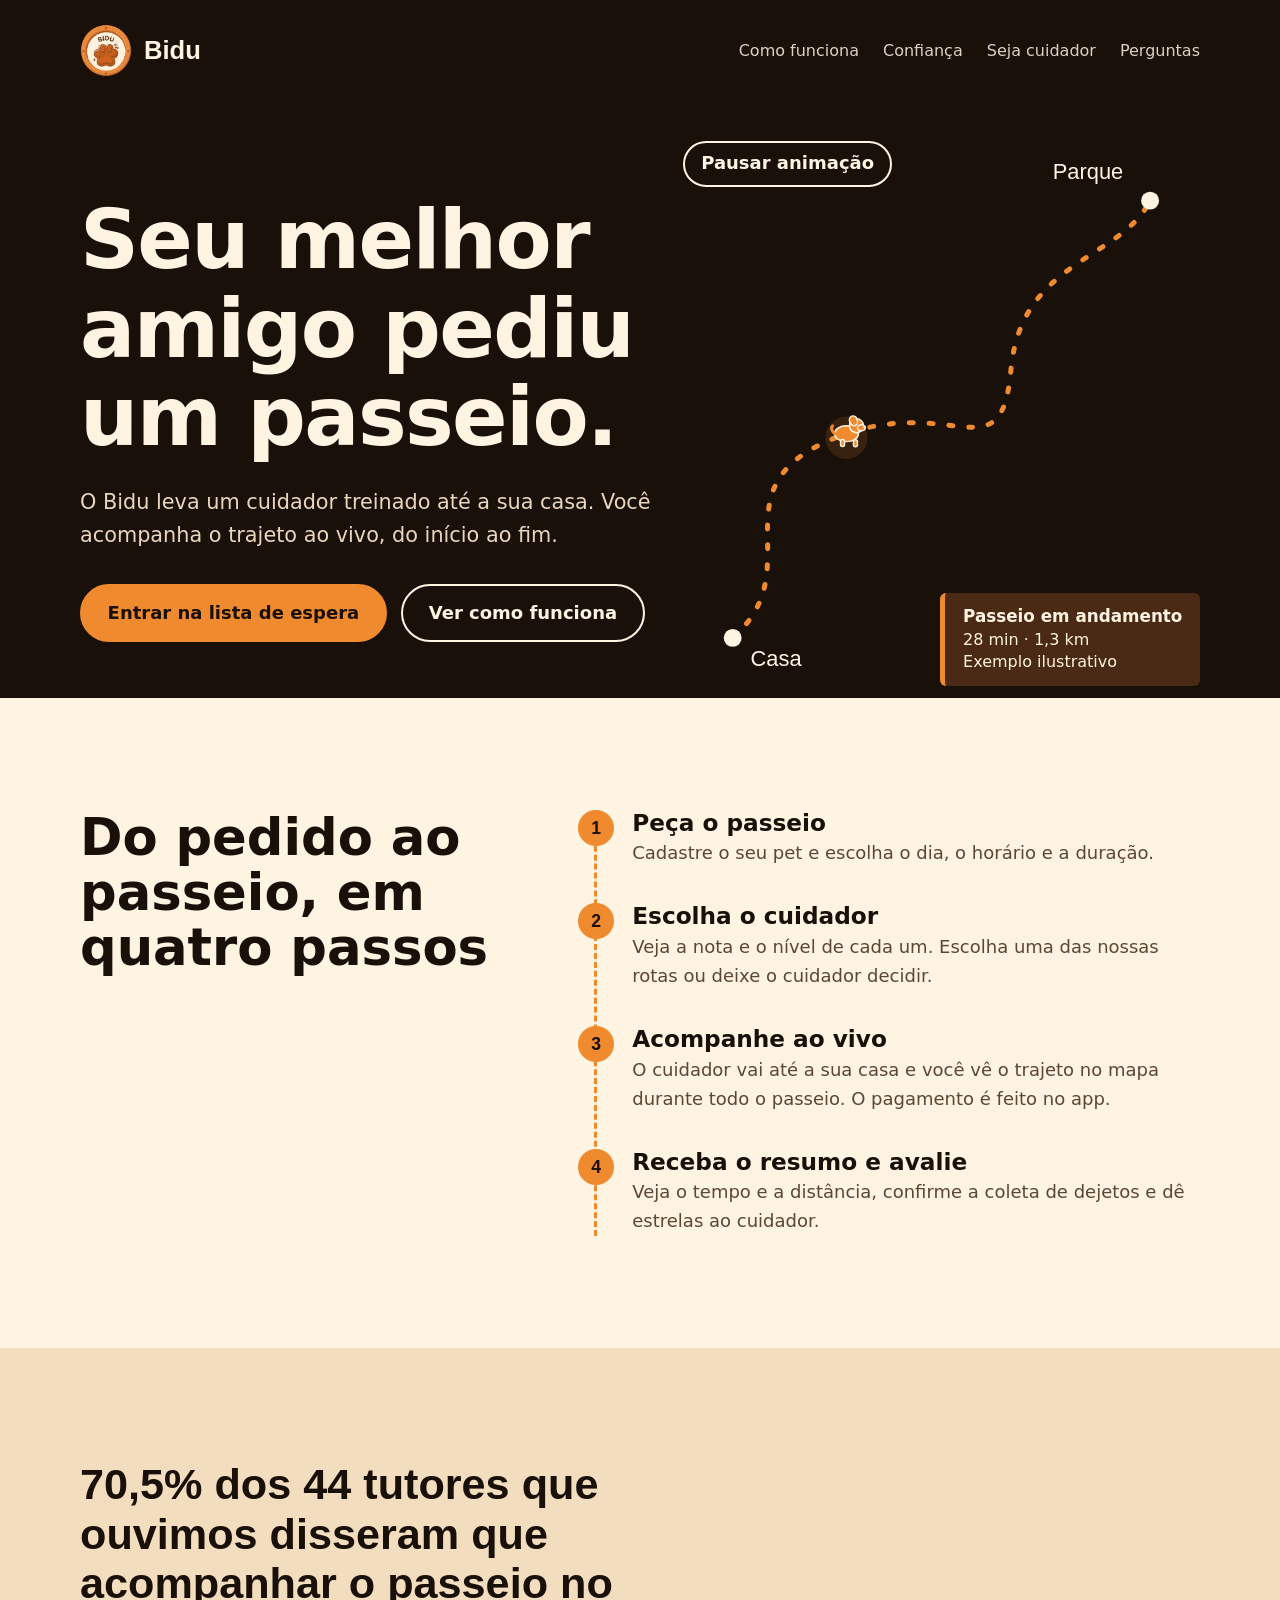
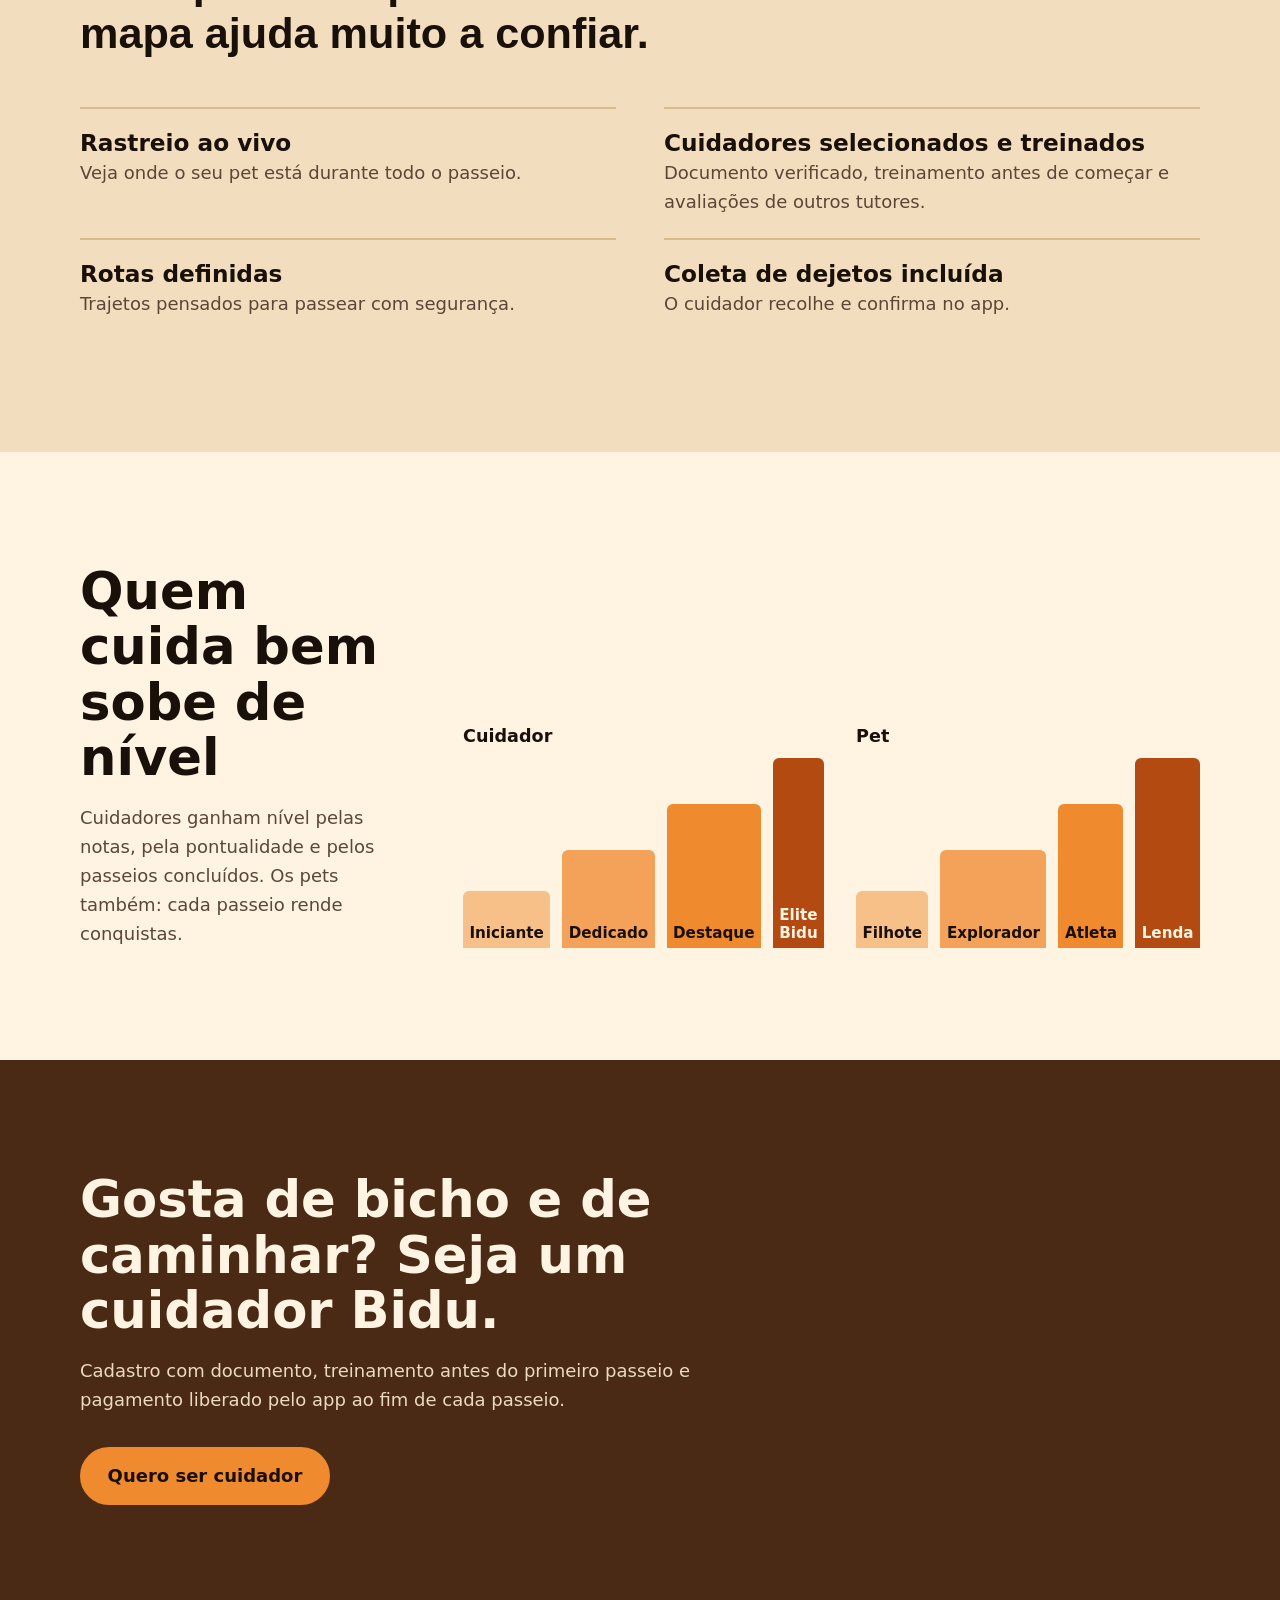
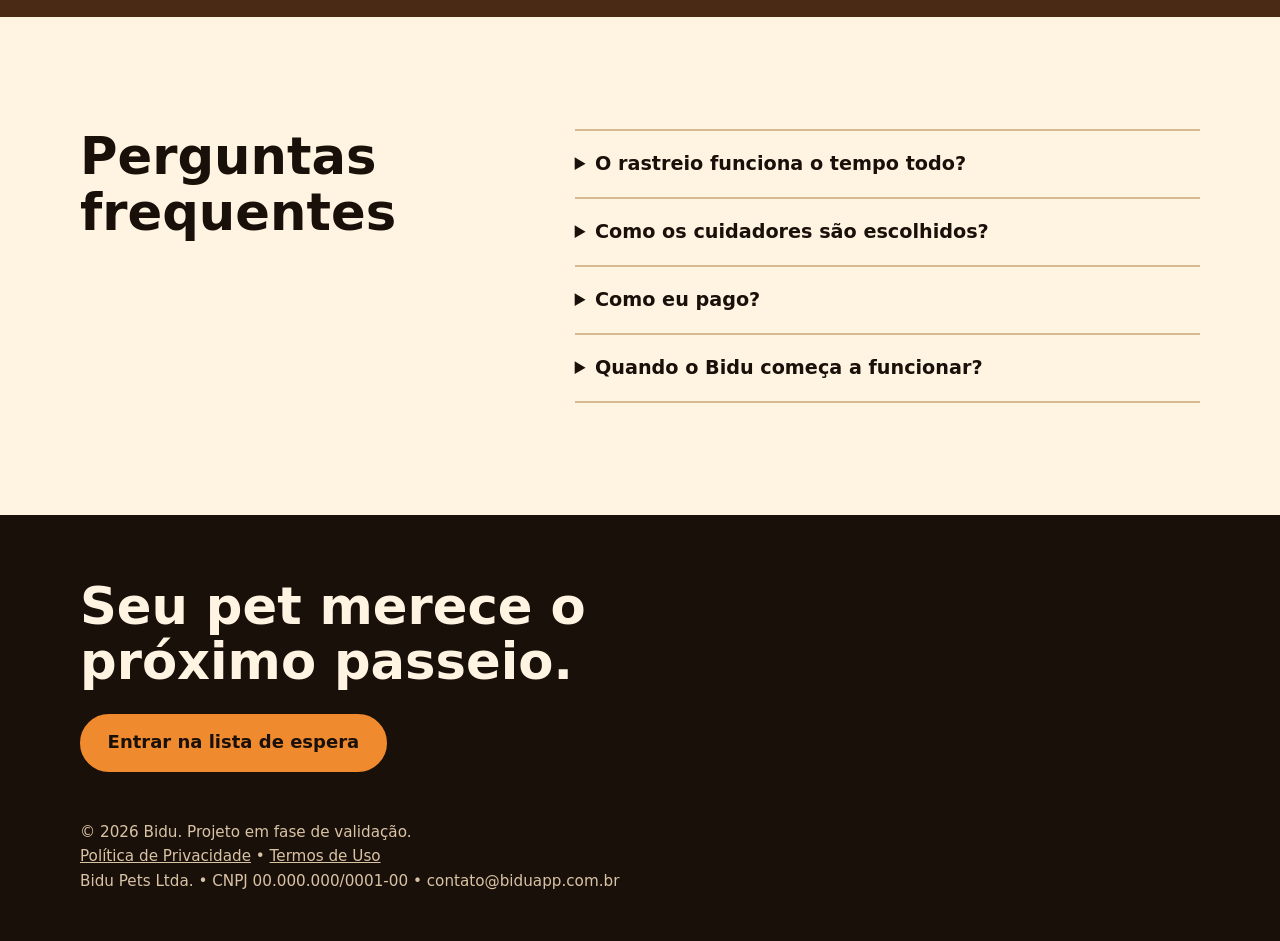
<file: index.html>
<!DOCTYPE html>
<html lang="pt-BR">
  <head>
    <meta charset="utf-8">
    <meta name="viewport" content="width=device-width, initial-scale=1, viewport-fit=cover">
    <title>Bidu – passeios para o seu pet, com acompanhamento ao vivo</title>
    <meta name="description" content="O Bidu leva um cuidador treinado até a sua casa e você acompanha o passeio do seu pet em tempo real.">
    <meta http-equiv="Content-Security-Policy" content="default-src 'self' https: data:; script-src 'self' 'unsafe-inline' https://fonts.googleapis.com https://fonts.gstatic.com https://connect.facebook.net; style-src 'self' 'unsafe-inline' https://fonts.googleapis.com; img-src 'self' data: https:; font-src 'self' https://fonts.gstatic.com; connect-src 'self' https://connect.facebook.net;">
    <link rel="preconnect" href="https://fonts.googleapis.com">
    <link rel="preconnect" href="https://fonts.gstatic.com" crossorigin>
    <link rel="stylesheet" href="https://fonts.googleapis.com/css2?family=Bricolage+Grotesque:wght@700;800&family=Figtree:wght@400;600&display=swap">
    <link rel="stylesheet" href="style.css">
  </head>
  <body>
    <header class="hero" id="topo">
      <div class="wrap">
        <div class="top">
          <a class="brand" href="#topo"><img src="img/logo.png" alt="" width="52" height="53">Bidu</a>
          <nav aria-label="Principal">
            <a href="#como">Como funciona</a>
            <a href="#confianca">Confiança</a>
            <a href="#cuidador">Seja cuidador</a>
            <a href="#faq">Perguntas</a>
          </nav>
        </div>
        <div class="heroGrid">
          <div>
            <h1>Seu melhor amigo pediu um passeio.</h1>
            <p class="lead">O Bidu leva um cuidador treinado até a sua casa. Você acompanha o trajeto ao vivo, do início ao fim.</p>
            <div class="cta">
              <a class="btn" href="#lista" data-waitlist>Entrar na lista de espera</a>
              <a class="btn ghost" href="#como">Ver como funciona</a>
            </div>
          </div>
          <div class="route">
            <button class="btn ghost motion-toggle" type="button" id="motionToggle" aria-pressed="false">Pausar animação</button>
            <svg viewBox="0 0 520 560" role="img" aria-label="Mapa com o trajeto de um passeio, da casa até o parque">
              <path id="rt" d="M50 500 C130 430 30 350 150 300 S320 340 330 230 S440 120 470 60" fill="none" stroke="#F08A2E" stroke-width="5" stroke-linecap="round" stroke-dasharray="4 16"/>
              <circle cx="50" cy="500" r="9" fill="#FFF3E2"/>
              <text x="68" y="528" fill="#FFF3E2" font-size="22" font-family="Figtree,sans-serif">Casa</text>
              <circle cx="470" cy="60" r="9" fill="#FFF3E2"/>
              <text x="372" y="38" fill="#FFF3E2" font-size="22" font-family="Figtree,sans-serif">Parque</text>
              <g id="mk">
                <!-- animateMotion no grupo: Casa→Parque→Casa, loop infinito -->
                <animateMotion
                  dur="8s"
                  repeatCount="indefinite"
                  calcMode="spline"
                  keyTimes="0;0.5;1"
                  keyPoints="0;1;0"
                  keySplines="0.4 0 0.6 1; 0.4 0 0.6 1">
                  <mpath href="#rt"/>
                </animateMotion>
                <!-- Pulso -->
                <circle cx="0" cy="4" r="18" fill="#F08A2E" opacity="0.2">
                  <animate attributeName="r" values="18;26;18" dur="1.4s" repeatCount="indefinite"/>
                  <animate attributeName="opacity" values="0.2;0.05;0.2" dur="1.4s" repeatCount="indefinite"/>
                </circle>
                <!-- Cachorro SVG centrado em (0,0) = ponto na trilha -->
                <g fill="#F08A2E" stroke="#FFF3E2" stroke-width="1.5" stroke-linejoin="round">
                  <!-- corpo centrado em (0,0) -->
                  <ellipse cx="0" cy="0" rx="12" ry="8"/>
                  <!-- cabeça -->
                  <circle cx="10" cy="-8" r="7"/>
                  <!-- focinho -->
                  <ellipse cx="15" cy="-6" rx="4" ry="3"/>
                  <!-- nariz -->
                  <circle cx="18" cy="-7" r="1.2" fill="#FFF3E2" stroke="none"/>
                  <!-- orelha -->
                  <ellipse cx="7" cy="-13" rx="4" ry="5" transform="rotate(-20 7 -13)"/>
                  <!-- rabo -->
                  <path d="M-12 0 Q-17 -5 -14 -8" fill="none" stroke="#F08A2E" stroke-width="3" stroke-linecap="round"/>
                  <!-- pata dianteira -->
                  <rect x="7" y="7" width="4" height="7" rx="2">
                    <animate attributeName="y" values="7;5;7" dur="0.4s" repeatCount="indefinite"/>
                  </rect>
                  <!-- pata traseira -->
                  <rect x="-6" y="7" width="4" height="7" rx="2">
                    <animate attributeName="y" values="5;7;5" dur="0.4s" repeatCount="indefinite"/>
                  </rect>
                </g>
              </g>
            </svg>
            <div class="tracker"><b>Passeio em andamento</b>28 min · 1,3 km<br>Exemplo ilustrativo</div>
          </div>
        </div>
      </div>
    </header>
    <main>
      <section id="como">
        <div class="wrap steps">
          <div>
            <h2>Do pedido ao passeio, em quatro passos</h2>
          </div>
          <ol>
            <li>
              <h3>Peça o passeio</h3>
              <p>Cadastre o seu pet e escolha o dia, o horário e a duração.</p>
            </li>
            <li>
              <h3>Escolha o cuidador</h3>
              <p>Veja a nota e o nível de cada um. Escolha uma das nossas rotas ou deixe o cuidador decidir.</p>
            </li>
            <li>
              <h3>Acompanhe ao vivo</h3>
              <p>O cuidador vai até a sua casa e você vê o trajeto no mapa durante todo o passeio. O pagamento é feito no app.</p>
            </li>
            <li>
              <h3>Receba o resumo e avalie</h3>
              <p>Veja o tempo e a distância, confirme a coleta de dejetos e dê estrelas ao cuidador.</p>
            </li>
          </ol>
        </div>
      </section>
      <section class="proof" id="confianca">
        <div class="wrap">
          <p class="big">70,5% dos 44 tutores que ouvimos disseram que acompanhar o passeio no mapa ajuda muito a confiar.</p>
          <div class="rows">
            <div>
              <h3>Rastreio ao vivo</h3>
              <p>Veja onde o seu pet está durante todo o passeio.</p>
            </div>
            <div>
              <h3>Cuidadores selecionados e treinados</h3>
              <p>Documento verificado, treinamento antes de começar e avaliações de outros tutores.</p>
            </div>
            <div>
              <h3>Rotas definidas</h3>
              <p>Trajetos pensados para passear com segurança.</p>
            </div>
            <div>
              <h3>Coleta de dejetos incluída</h3>
              <p>O cuidador recolhe e confirma no app.</p>
            </div>
          </div>
        </div>
      </section>
      <section>
        <div class="wrap rank">
          <div>
            <h2>Quem cuida bem sobe de nível</h2>
            <p class="sub">Cuidadores ganham nível pelas notas, pela pontualidade e pelos passeios concluídos. Os pets também: cada passeio rende conquistas.</p>
          </div>
          <div class="ladders">
            <div>
              <h3>Cuidador</h3>
              <div class="stairs">
                <span>Iniciante</span>
                <span>Dedicado</span>
                <span>Destaque</span>
                <span>Elite Bidu</span>
              </div>
            </div>
            <div>
              <h3>Pet</h3>
              <div class="stairs">
                <span>Filhote</span>
                <span>Explorador</span>
                <span>Atleta</span>
                <span>Lenda</span>
              </div>
            </div>
          </div>
        </div>
      </section>
      <section class="band" id="cuidador">
        <div class="wrap">
          <h2>Gosta de bicho e de caminhar? Seja um cuidador Bidu.</h2>
          <p>Cadastro com documento, treinamento antes do primeiro passeio e pagamento liberado pelo app ao fim de cada passeio.</p>
          <a class="btn" href="#lista" data-waitlist>Quero ser cuidador</a>
        </div>
      </section>
      <section id="faq">
        <div class="wrap faq">
          <h2>Perguntas frequentes</h2>
          <div>
            <details>
              <summary>O rastreio funciona o tempo todo?</summary>
              <p>Funciona durante todo o passeio, do início ao fim. Fora do passeio, a localização do cuidador não é compartilhada.</p>
            </details>
            <details>
              <summary>Como os cuidadores são escolhidos?</summary>
              <p>Eles passam por cadastro com documento e por treinamento antes de liberar o perfil, e são avaliados pelos tutores depois de cada passeio.</p>
            </details>
            <details>
              <summary>Como eu pago?</summary>
              <p>Pelo próprio app. O valor só é liberado ao cuidador depois do passeio.</p>
            </details>
            <details>
              <summary>Quando o Bidu começa a funcionar?</summary>
              <p>Estamos em fase de validação. Entre na lista de espera para ser avisado.</p>
            </details>
          </div>
        </div>
      </section>
    </main>
    <footer id="lista">
      <div class="wrap">
        <h2>Seu pet merece o próximo passeio.</h2>
        <a class="btn" id="listaBtn" data-waitlist hidden href="#lista">Entrar na lista de espera</a>
        <p id="listaMsg">A lista de espera abre em breve. Volte para conferir.</p>
        <p class="small">
          © 2026 Bidu. Projeto em fase de validação.<br>
          <a href="privacidade.html">Política de Privacidade</a> • <a href="termos.html">Termos de Uso</a><br>
          Bidu Pets Ltda. • CNPJ 00.000.000/0001-00 • contato@biduapp.com.br
        </p>
      </div>
    </footer>
    <script src="cookies.js"></script>
    <script src="script.js"></script>
  </body>
</html>
</file>
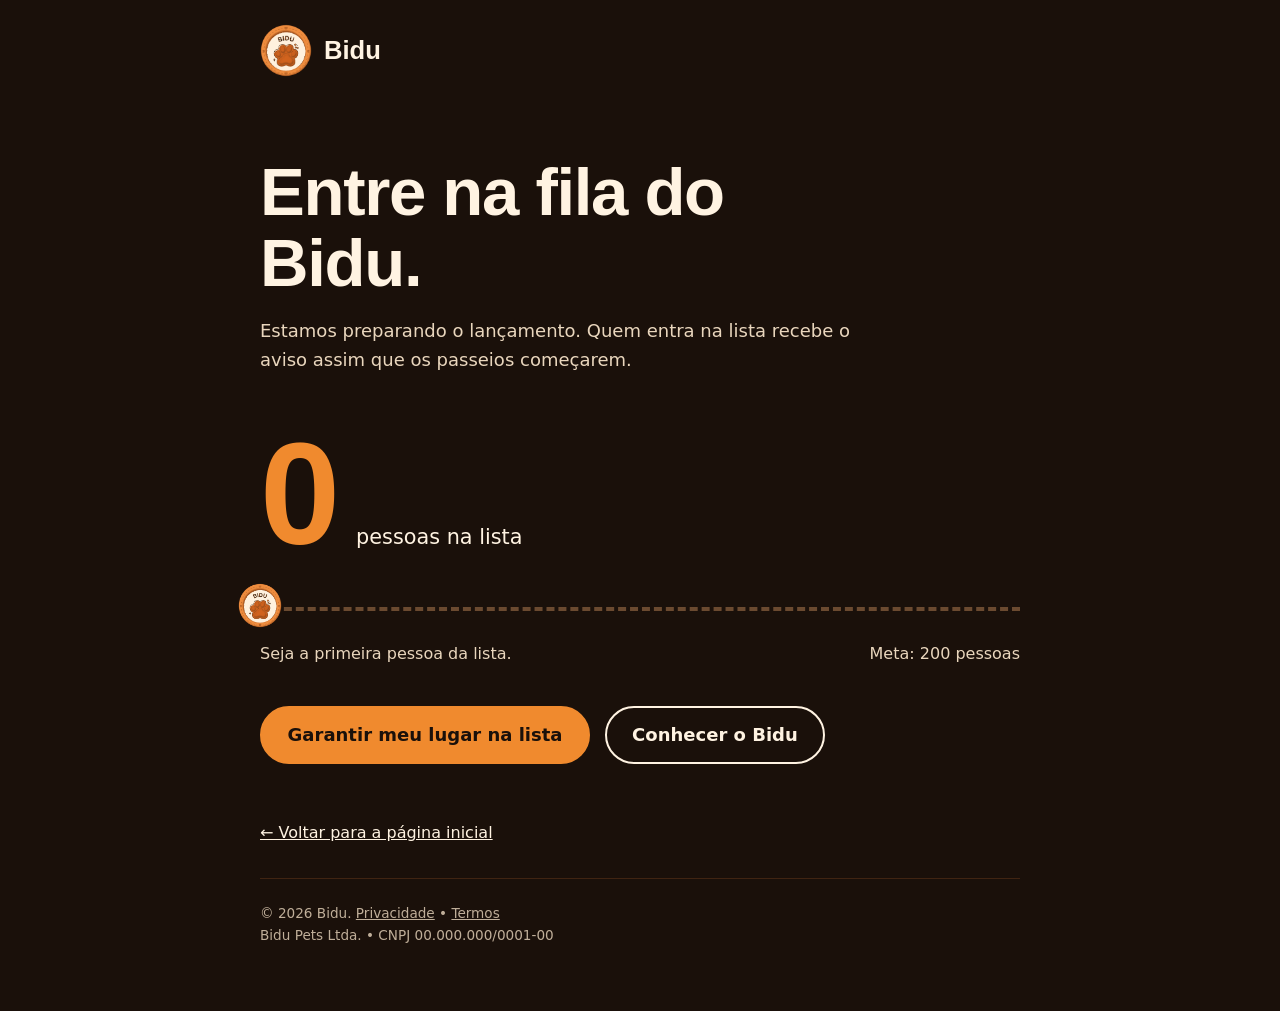
<file: lista.html>
<!DOCTYPE html>
<html lang="pt-BR">
  <head>
    <meta charset="utf-8">
    <meta name="viewport" content="width=device-width, initial-scale=1, viewport-fit=cover">
    <title>Bidu – Lista de espera & Cadastro</title>
    <meta name="description" content="Entre na lista de espera do Bidu e seja avisado quando os passeios para o seu pet começarem.">
    <meta http-equiv="Content-Security-Policy" content="default-src 'self' https: data:; script-src 'self' 'unsafe-inline' https://fonts.googleapis.com https://fonts.gstatic.com https://connect.facebook.net; style-src 'self' 'unsafe-inline' https://fonts.googleapis.com; img-src 'self' data: https:; font-src 'self' https://fonts.gstatic.com; connect-src 'self' https://connect.facebook.net https://wa.me;">
    <link rel="preconnect" href="https://fonts.googleapis.com">
    <link rel="preconnect" href="https://fonts.gstatic.com" crossorigin>
    <link rel="stylesheet" href="https://fonts.googleapis.com/css2?family=Bricolage+Grotesque:wght@700;800&family=Figtree:wght@400;600&display=swap">
    <link rel="stylesheet" href="lista.css">
  </head>
  <body>
    <main class="wrap">
      <a class="brand" href="index.html" id="topo"><img src="img/logo.png" alt="" width="52" height="53">Bidu</a>

      <div id="intro-view">
        <h1>Entre na fila do Bidu.</h1>
        <p>Estamos preparando o lançamento. Quem entra na lista recebe o aviso assim que os passeios começarem.</p>
        <div class="count" role="group" aria-labelledby="lbl">
          <span class="n" id="n" aria-hidden="true">0</span>
          <span class="sr" id="srn"></span>
          <span class="l" id="lbl">pessoas na lista</span>
        </div>
        <div class="track" aria-hidden="true">
          <div class="done" id="done"></div>
          <img id="mk" src="img/logo.png" alt="" width="44" height="45">
        </div>
        <p class="goal">
          <span id="first" hidden>Seja a primeira pessoa da lista.</span>
          <span id="goalTxt">Meta: 200 pessoas</span>
        </p>

        <div class="actions">
          <button class="btn" id="openFormBtn">Garantir meu lugar na lista</button>
          <a class="btn ghost" href="index.html">Conhecer o Bidu</a>
        </div>
      </div>

      <!-- Formulário de Captura (Lead / CRM / WhatsApp / Planilha) -->
      <section id="form-section" class="form-card" style="display:none;">
        <h2>Cadastre-se na Lista VIP</h2>
        <p>Preencha seus dados para receber o acesso antecipado e falar direto com nossa equipe.</p>

        <form id="leadForm" class="lead-form">
          <div class="field">
            <label for="nome">Seu Nome</label>
            <input type="text" id="nome" name="nome" required placeholder="Ex: Maria Silva">
          </div>
          <div class="field">
            <label for="whatsapp">WhatsApp / Telefone</label>
            <input type="tel" id="whatsapp" name="whatsapp" required placeholder="(11) 99999-9999">
          </div>
          <div class="field">
            <label for="email">E-mail</label>
            <input type="email" id="email" name="email" required placeholder="voce@exemplo.com">
          </div>
          <div class="field">
            <label for="perfil">Você é:</label>
            <select id="perfil" name="perfil">
              <option value="Tutor">Tutor (Tenho Pet)</option>
              <option value="Cuidador">Quero ser Cuidador</option>
            </select>
          </div>

          <div class="consent">
            <input type="checkbox" id="consent" name="consent" required>
            <label for="consent">Li e concordo com a <a href="privacidade.html" target="_blank" rel="noopener">Política de Privacidade</a> e aceito receber comunicações do Bidu.</label>
          </div>

          <div class="form-actions">
            <button type="submit" class="btn" id="submitWhatsapp">Entrar via WhatsApp & Salvar</button>
            <button type="button" class="btn ghost" id="backBtn">Voltar</button>
          </div>
        </form>

        <div id="successMessage" hidden class="success-box">
          <h3>Quase lá!</h3>
          <p>Toque no botão abaixo para enviar sua mensagem pelo WhatsApp. É ela que confirma a sua entrada na lista.</p>
          <div class="form-actions" style="justify-content: center;">
            <a id="waLink" class="btn" href="#" target="_blank" rel="noopener">Abrir WhatsApp</a>
            <a href="index.html" class="btn ghost">Voltar ao início</a>
          </div>
        </div>
      </section>

      <p class="back" style="margin-bottom: 2rem;"><a href="index.html">← Voltar para a página inicial</a></p>

      <footer style="border-top: 1px solid var(--brown); padding-top: 1.5rem; font-size: 0.85rem; color: var(--sand); opacity: 0.8;">
        <p>© 2026 Bidu. <a href="privacidade.html" style="color: inherit;">Privacidade</a> • <a href="termos.html" style="color: inherit;">Termos</a></p>
        <p>Bidu Pets Ltda. • CNPJ 00.000.000/0001-00</p>
      </footer>
    </main>
    <script src="cookies.js"></script>
    <script src="lista.js"></script>
  </body>
</html>
</file>
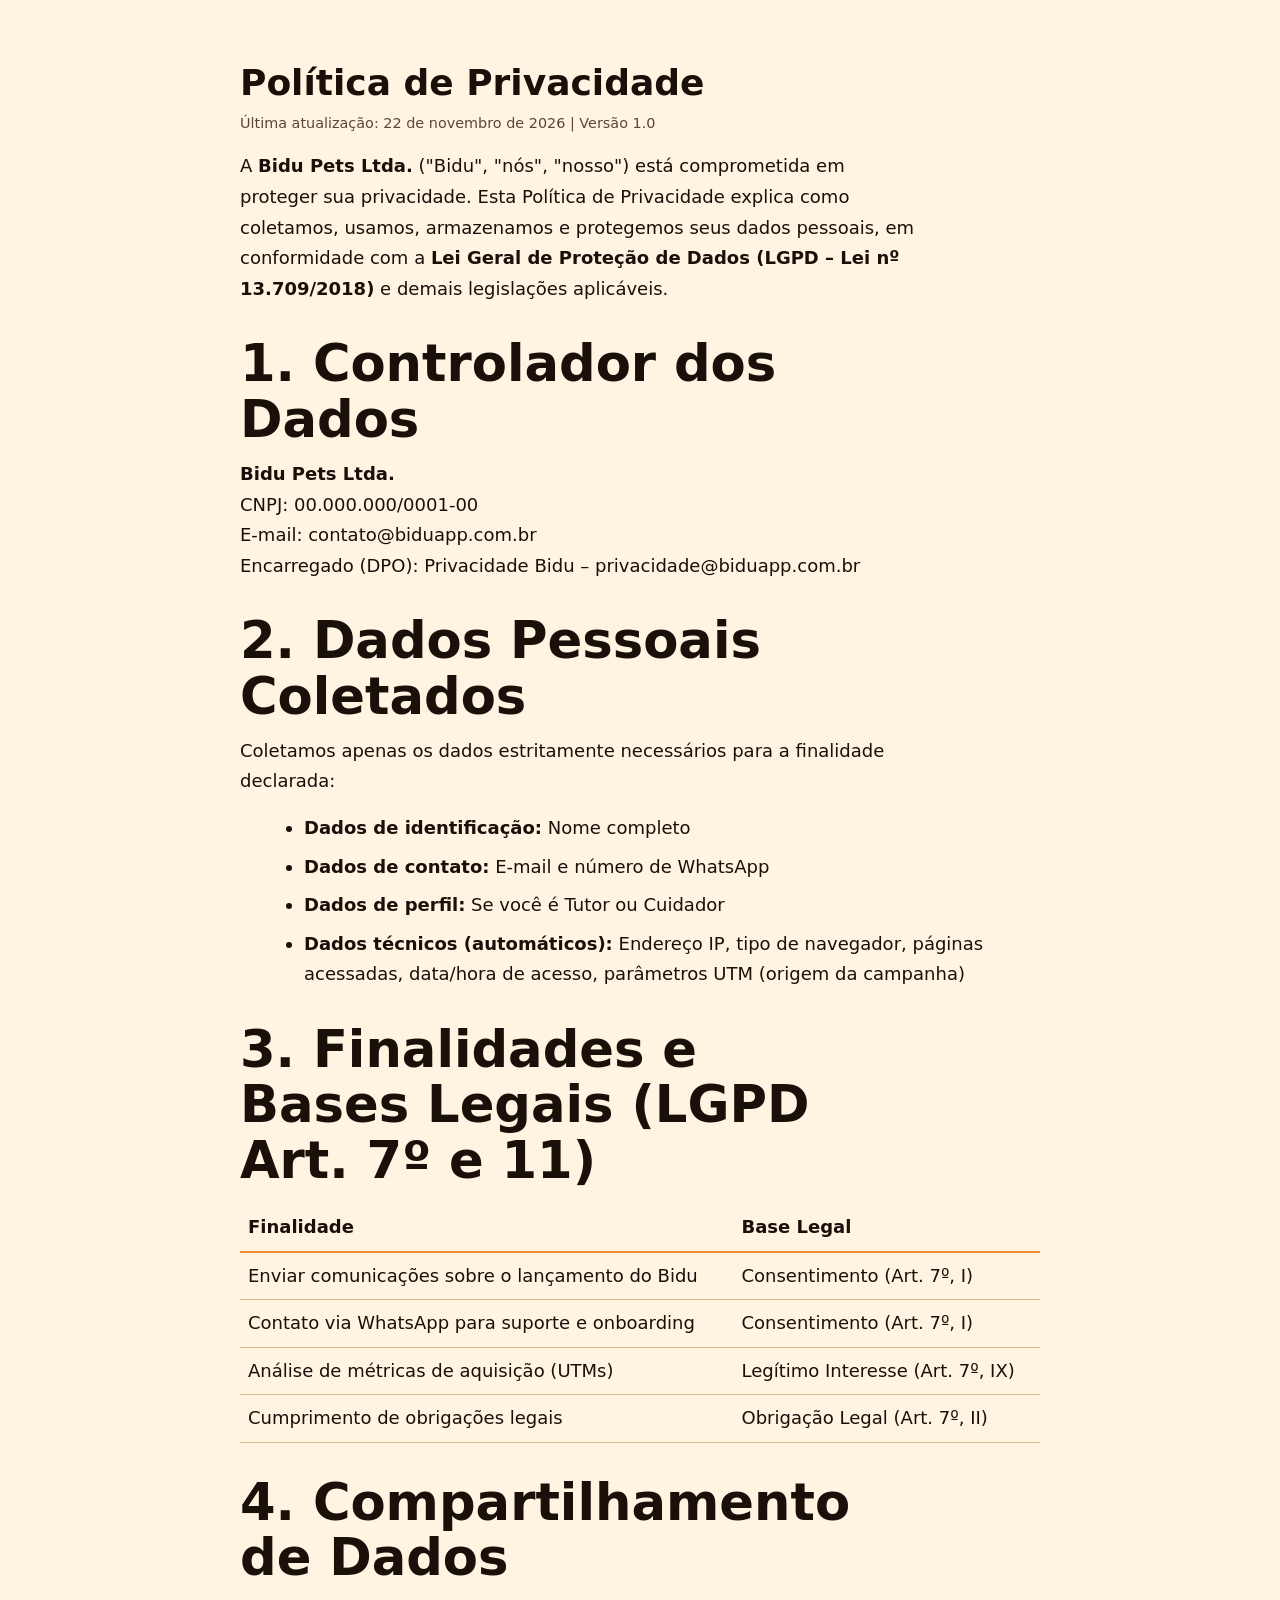
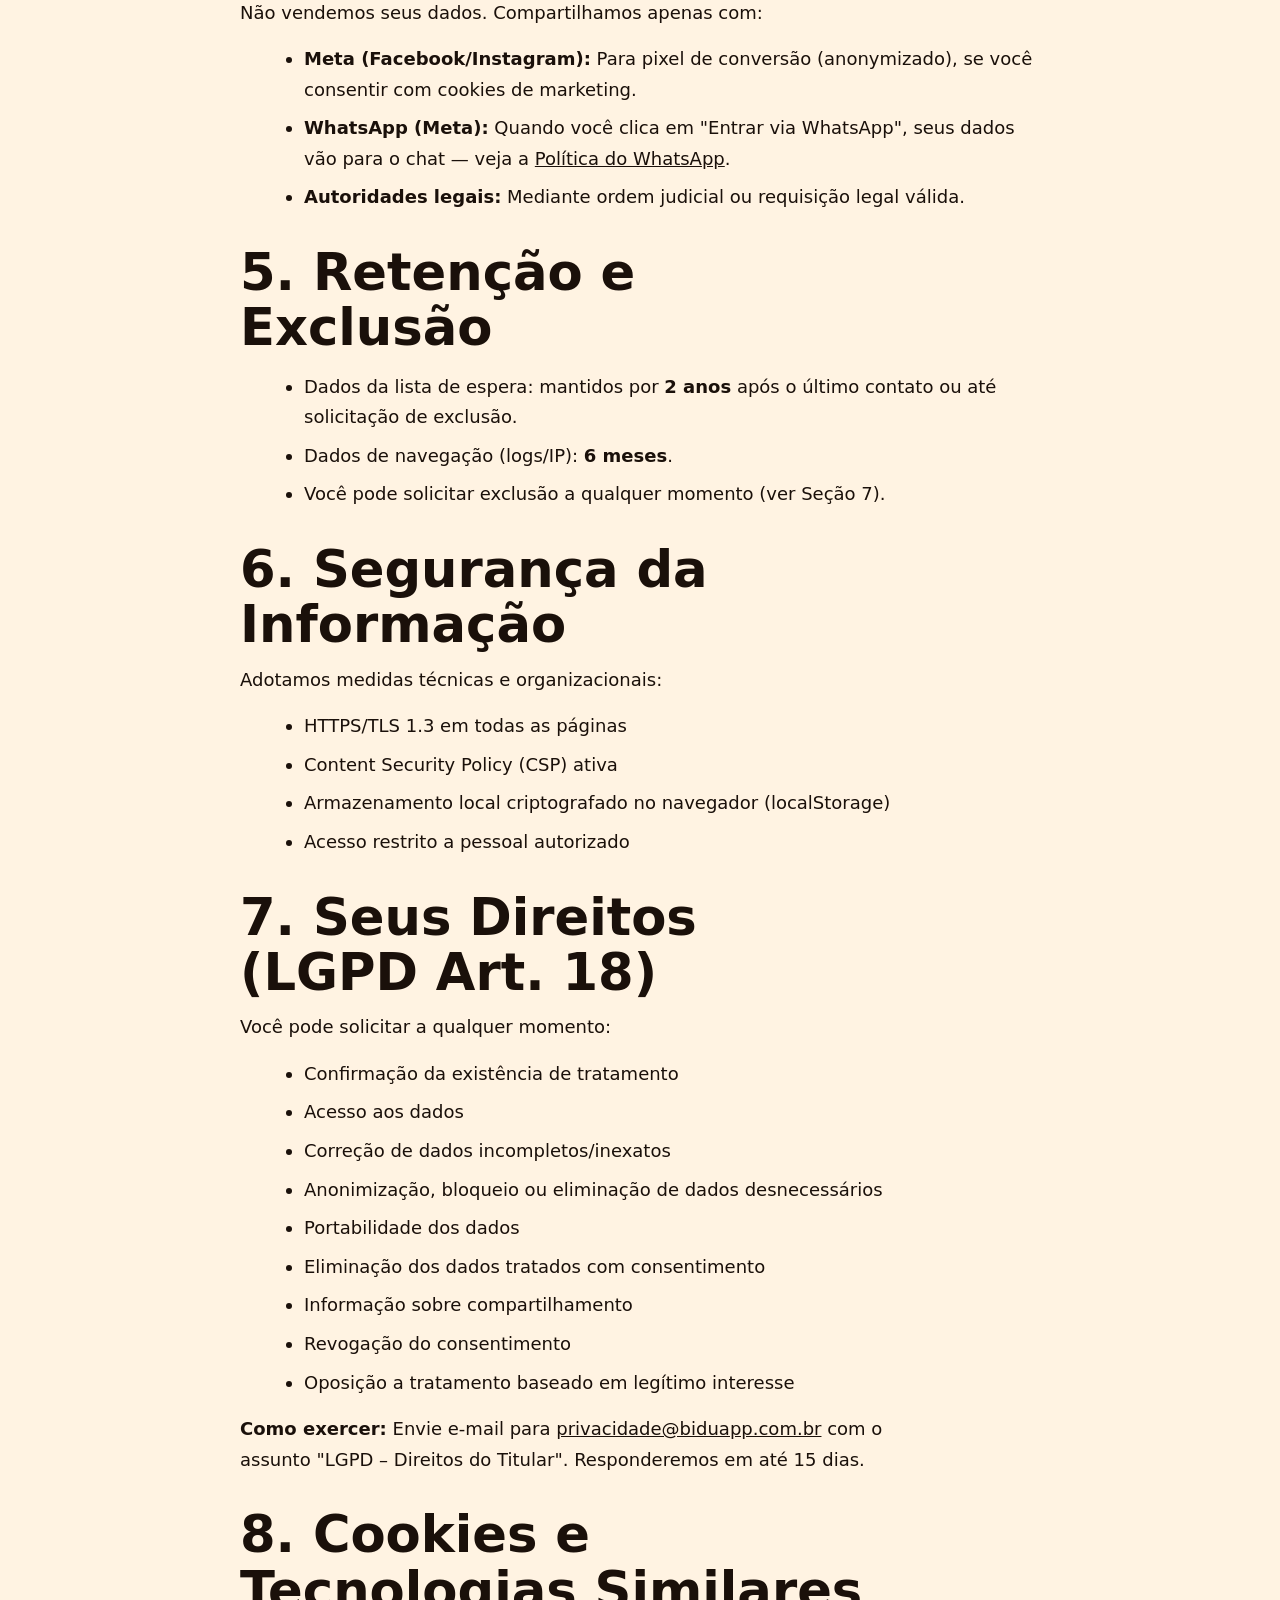
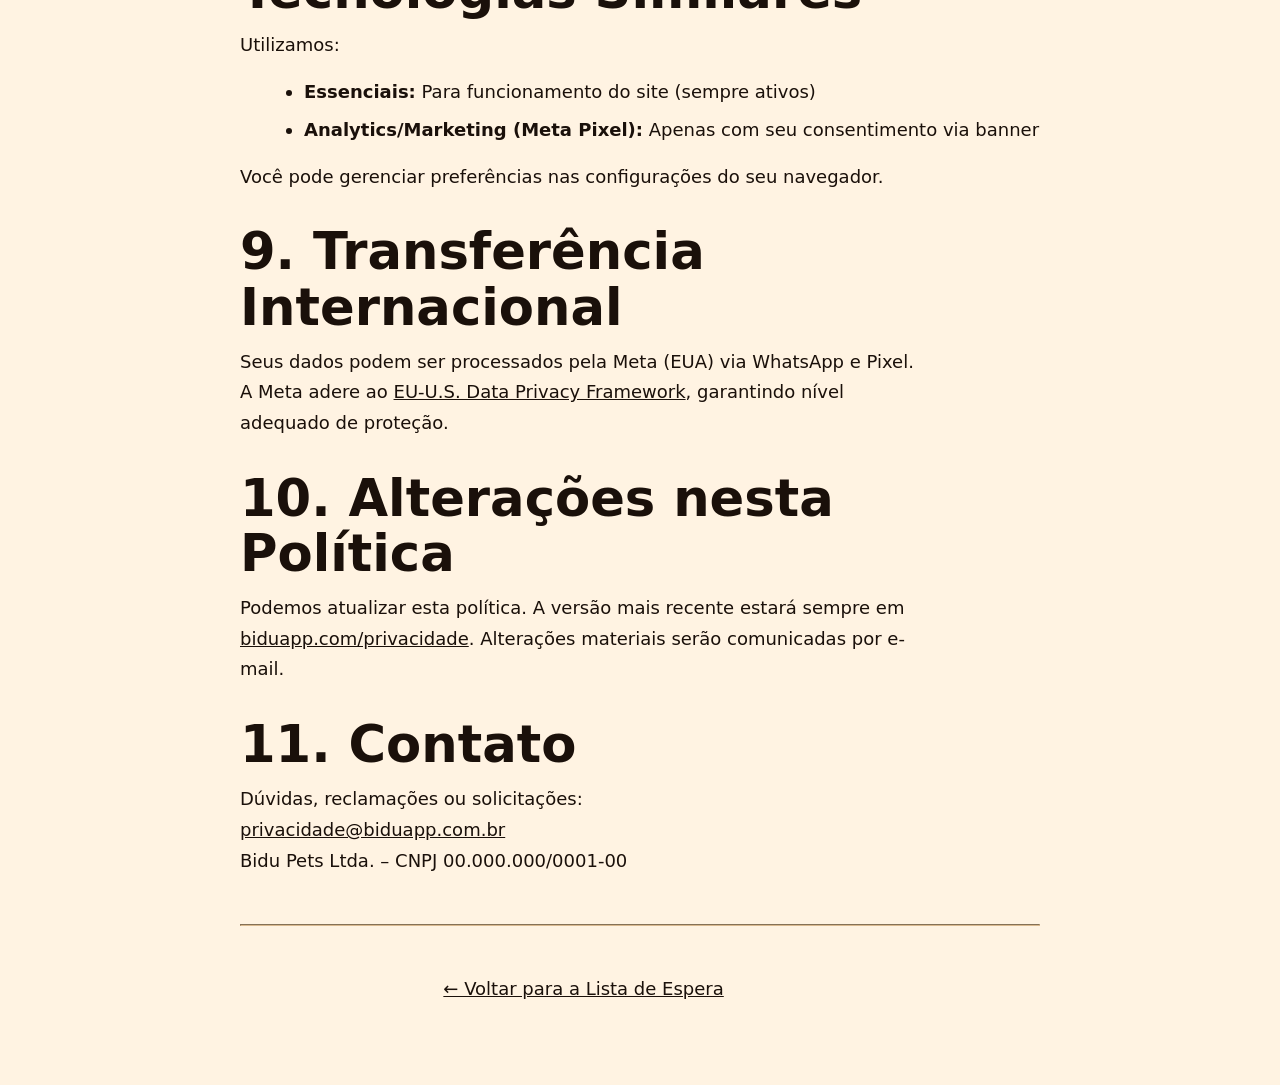
<file: privacidade.html>
<!DOCTYPE html>
<html lang="pt-BR">
<head>
    <meta charset="utf-8">
    <meta name="viewport" content="width=device-width, initial-scale=1">
    <title>Política de Privacidade – Bidu</title>
    <link rel="stylesheet" href="style.css">
    <style>
        .legal-content { max-width: 800px; margin: 0 auto; line-height: 1.7; }
        .legal-content h1 { margin-bottom: 0.5rem; }
        .legal-content h2 { margin-top: 2rem; margin-bottom: 0.75rem; }
        .legal-content h3 { margin-top: 1.5rem; margin-bottom: 0.5rem; }
        .legal-content p { margin-bottom: 1rem; }
        .legal-content ul { margin: 1rem 0 1rem 1.5rem; }
        .legal-content li { margin-bottom: 0.5rem; }
        .meta { color: var(--muted); font-size: 0.9rem; margin-bottom: 2rem; }
    </style>
</head>
<body>
    <main class="wrap legal-content" style="padding: 4rem 0;">
        <h1>Política de Privacidade</h1>
        <p class="meta">Última atualização: 22 de novembro de 2026 | Versão 1.0</p>

        <p>A <strong>Bidu Pets Ltda.</strong> ("Bidu", "nós", "nosso") está comprometida em proteger sua privacidade. Esta Política de Privacidade explica como coletamos, usamos, armazenamos e protegemos seus dados pessoais, em conformidade com a <strong>Lei Geral de Proteção de Dados (LGPD – Lei nº 13.709/2018)</strong> e demais legislações aplicáveis.</p>

        <h2>1. Controlador dos Dados</h2>
        <p><strong>Bidu Pets Ltda.</strong><br>
        CNPJ: 00.000.000/0001-00<br>
        E-mail: contato@biduapp.com.br<br>
        Encarregado (DPO): Privacidade Bidu – privacidade@biduapp.com.br</p>

        <h2>2. Dados Pessoais Coletados</h2>
        <p>Coletamos apenas os dados estritamente necessários para a finalidade declarada:</p>
        <ul>
            <li><strong>Dados de identificação:</strong> Nome completo</li>
            <li><strong>Dados de contato:</strong> E-mail e número de WhatsApp</li>
            <li><strong>Dados de perfil:</strong> Se você é Tutor ou Cuidador</li>
            <li><strong>Dados técnicos (automáticos):</strong> Endereço IP, tipo de navegador, páginas acessadas, data/hora de acesso, parâmetros UTM (origem da campanha)</li>
        </ul>

        <h2>3. Finalidades e Bases Legais (LGPD Art. 7º e 11)</h2>
        <table style="width:100%; border-collapse: collapse; margin: 1rem 0;">
            <thead>
                <tr style="border-bottom: 2px solid var(--orange);">
                    <th style="text-align:left; padding: 0.5rem;">Finalidade</th>
                    <th style="text-align:left; padding: 0.5rem;">Base Legal</th>
                </tr>
            </thead>
            <tbody>
                <tr style="border-bottom: 1px solid var(--line);">
                    <td style="padding: 0.5rem;">Enviar comunicações sobre o lançamento do Bidu</td>
                    <td style="padding: 0.5rem;">Consentimento (Art. 7º, I)</td>
                </tr>
                <tr style="border-bottom: 1px solid var(--line);">
                    <td style="padding: 0.5rem;">Contato via WhatsApp para suporte e onboarding</td>
                    <td style="padding: 0.5rem;">Consentimento (Art. 7º, I)</td>
                </tr>
                <tr style="border-bottom: 1px solid var(--line);">
                    <td style="padding: 0.5rem;">Análise de métricas de aquisição (UTMs)</td>
                    <td style="padding: 0.5rem;">Legítimo Interesse (Art. 7º, IX)</td>
                </tr>
                <tr style="border-bottom: 1px solid var(--line);">
                    <td style="padding: 0.5rem;">Cumprimento de obrigações legais</td>
                    <td style="padding: 0.5rem;">Obrigação Legal (Art. 7º, II)</td>
                </tr>
            </tbody>
        </table>

        <h2>4. Compartilhamento de Dados</h2>
        <p>Não vendemos seus dados. Compartilhamos apenas com:</p>
        <ul>
            <li><strong>Meta (Facebook/Instagram):</strong> Para pixel de conversão (anonymizado), se você consentir com cookies de marketing.</li>
            <li><strong>WhatsApp (Meta):</strong> Quando você clica em "Entrar via WhatsApp", seus dados vão para o chat — veja a <a href="https://www.whatsapp.com/legal/privacy-policy" target="_blank" rel="noopener">Política do WhatsApp</a>.</li>
            <li><strong>Autoridades legais:</strong> Mediante ordem judicial ou requisição legal válida.</li>
        </ul>

        <h2>5. Retenção e Exclusão</h2>
        <ul>
            <li>Dados da lista de espera: mantidos por <strong>2 anos</strong> após o último contato ou até solicitação de exclusão.</li>
            <li>Dados de navegação (logs/IP): <strong>6 meses</strong>.</li>
            <li>Você pode solicitar exclusão a qualquer momento (ver Seção 7).</li>
        </ul>

        <h2>6. Segurança da Informação</h2>
        <p>Adotamos medidas técnicas e organizacionais:</p>
        <ul>
            <li>HTTPS/TLS 1.3 em todas as páginas</li>
            <li>Content Security Policy (CSP) ativa</li>
            <li>Armazenamento local criptografado no navegador (localStorage)</li>
            <li>Acesso restrito a pessoal autorizado</li>
        </ul>

        <h2>7. Seus Direitos (LGPD Art. 18)</h2>
        <p>Você pode solicitar a qualquer momento:</p>
        <ul>
            <li>Confirmação da existência de tratamento</li>
            <li>Acesso aos dados</li>
            <li>Correção de dados incompletos/inexatos</li>
            <li>Anonimização, bloqueio ou eliminação de dados desnecessários</li>
            <li>Portabilidade dos dados</li>
            <li>Eliminação dos dados tratados com consentimento</li>
            <li>Informação sobre compartilhamento</li>
            <li>Revogação do consentimento</li>
            <li>Oposição a tratamento baseado em legítimo interesse</li>
        </ul>
        <p><strong>Como exercer:</strong> Envie e-mail para <a href="mailto:privacidade@biduapp.com.br">privacidade@biduapp.com.br</a> com o assunto "LGPD – Direitos do Titular". Responderemos em até 15 dias.</p>

        <h2>8. Cookies e Tecnologias Similares</h2>
        <p>Utilizamos:</p>
        <ul>
            <li><strong>Essenciais:</strong> Para funcionamento do site (sempre ativos)</li>
            <li><strong>Analytics/Marketing (Meta Pixel):</strong> Apenas com seu consentimento via banner</li>
        </ul>
        <p>Você pode gerenciar preferências nas configurações do seu navegador.</p>

        <h2>9. Transferência Internacional</h2>
        <p>Seus dados podem ser processados pela Meta (EUA) via WhatsApp e Pixel. A Meta adere ao <a href="https://www.dataprivacyframework.gov/" target="_blank" rel="noopener">EU-U.S. Data Privacy Framework</a>, garantindo nível adequado de proteção.</p>

        <h2>10. Alterações nesta Política</h2>
        <p>Podemos atualizar esta política. A versão mais recente estará sempre em <a href="privacidade.html">biduapp.com/privacidade</a>. Alterações materiais serão comunicadas por e-mail.</p>

        <h2>11. Contato</h2>
        <p>Dúvidas, reclamações ou solicitações:<br>
        <a href="mailto:privacidade@biduapp.com.br">privacidade@biduapp.com.br</a><br>
        Bidu Pets Ltda. – CNPJ 00.000.000/0001-00</p>

        <hr style="margin: 3rem 0; border-color: var(--line);">
        <p style="text-align: center;"><a href="lista.html">← Voltar para a Lista de Espera</a></p>
    </main>
</body>
</html>
</file>
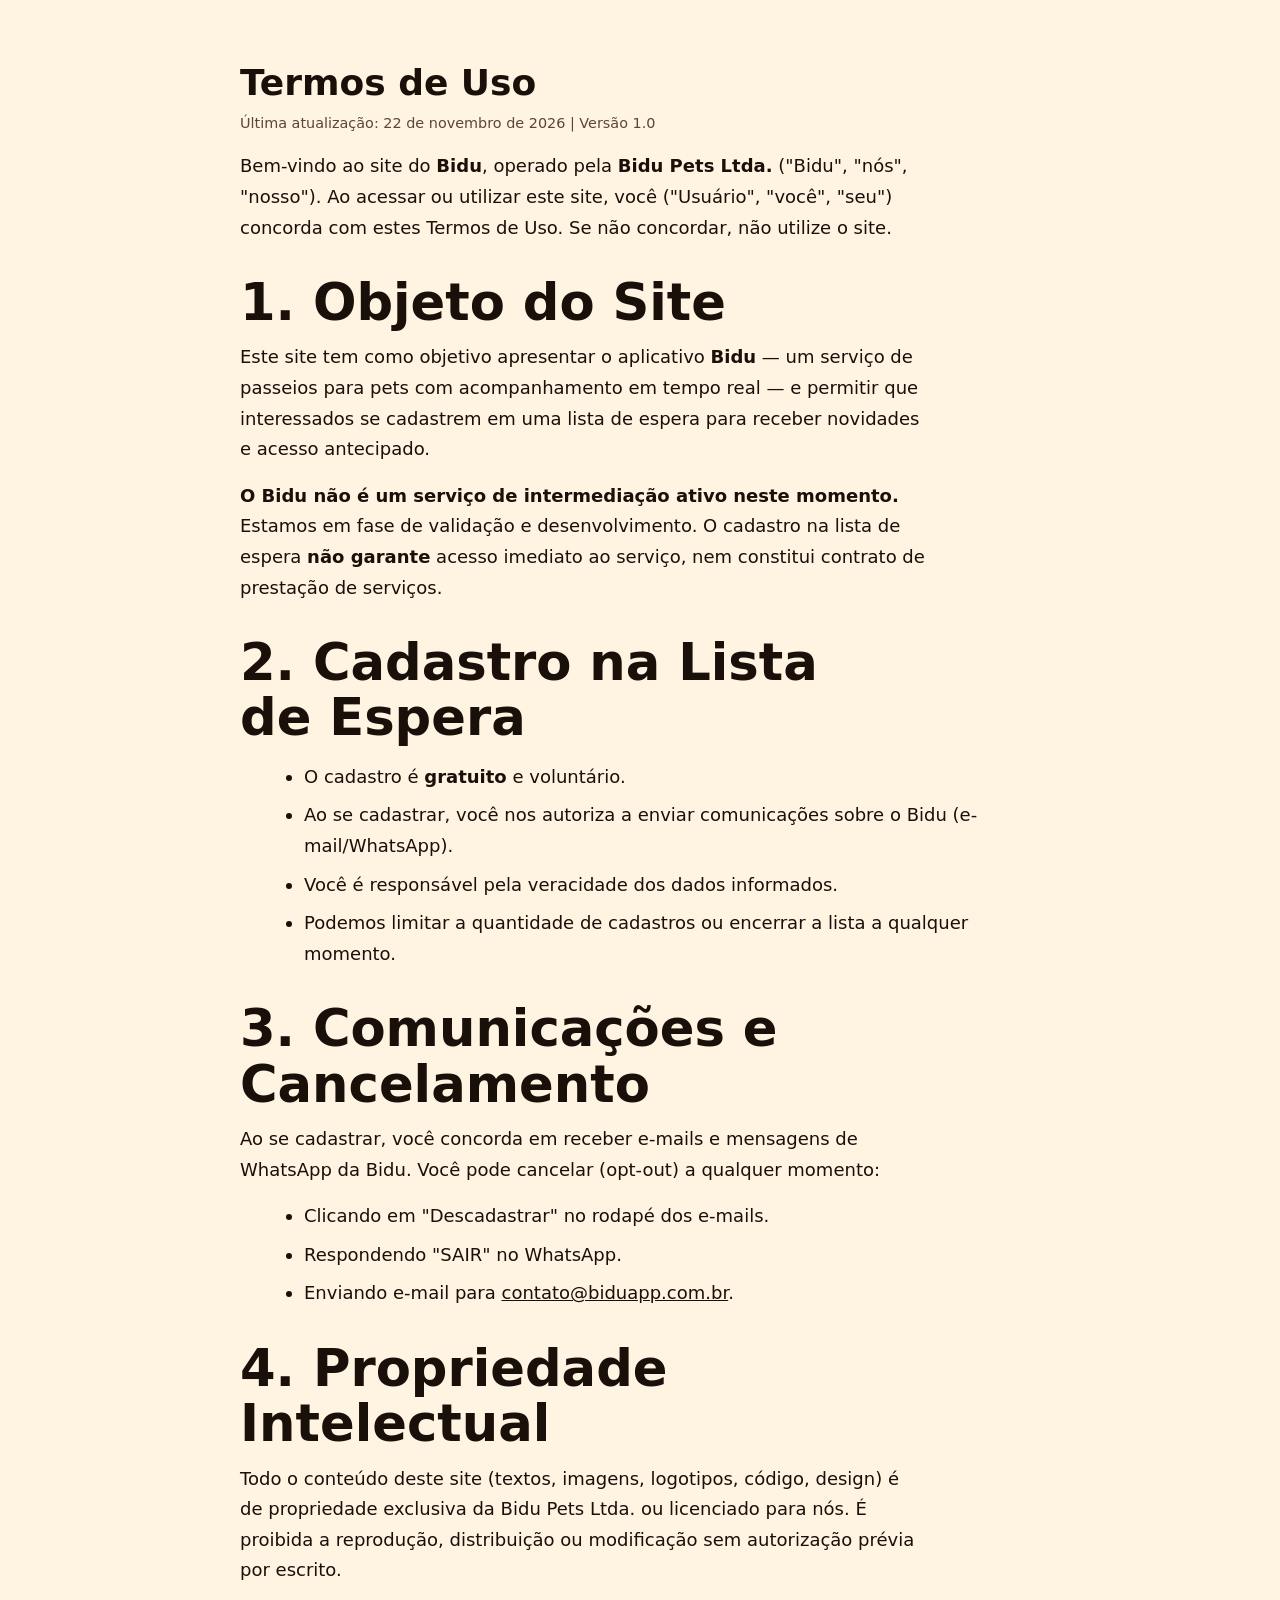
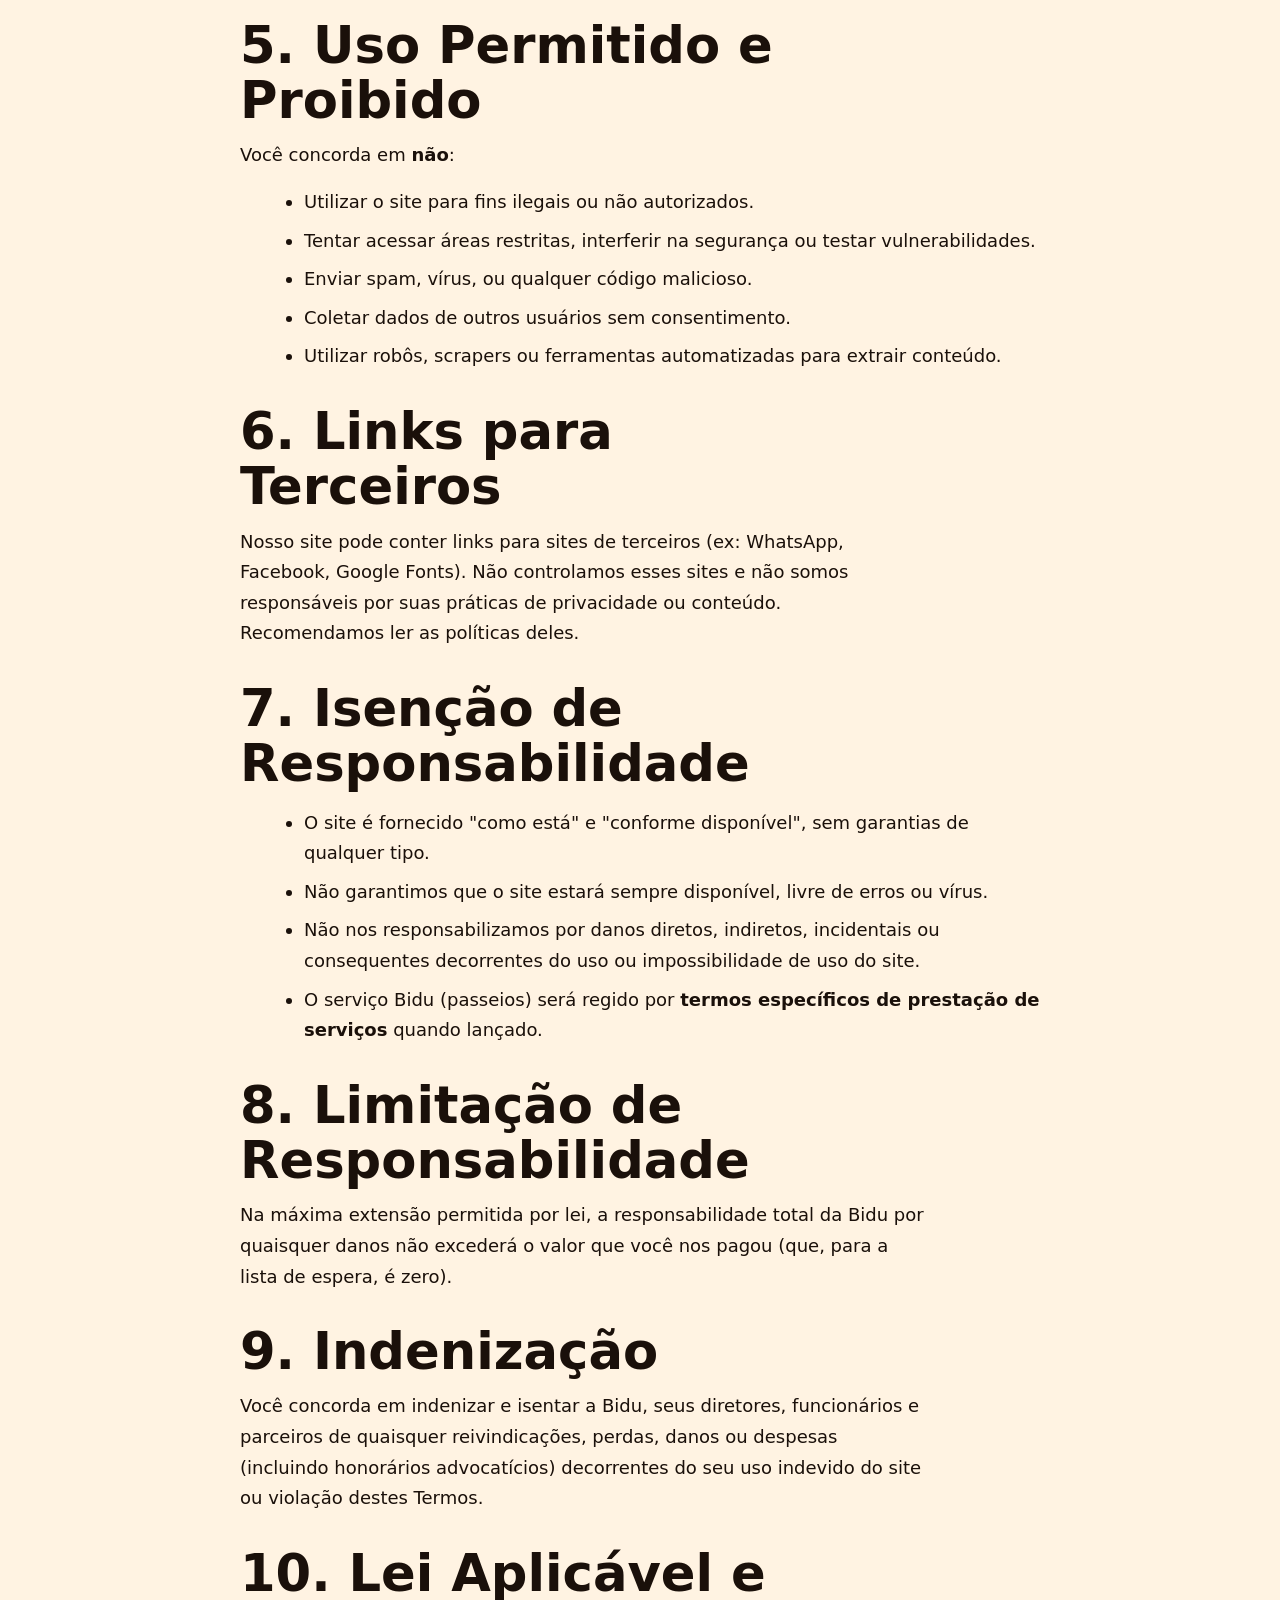
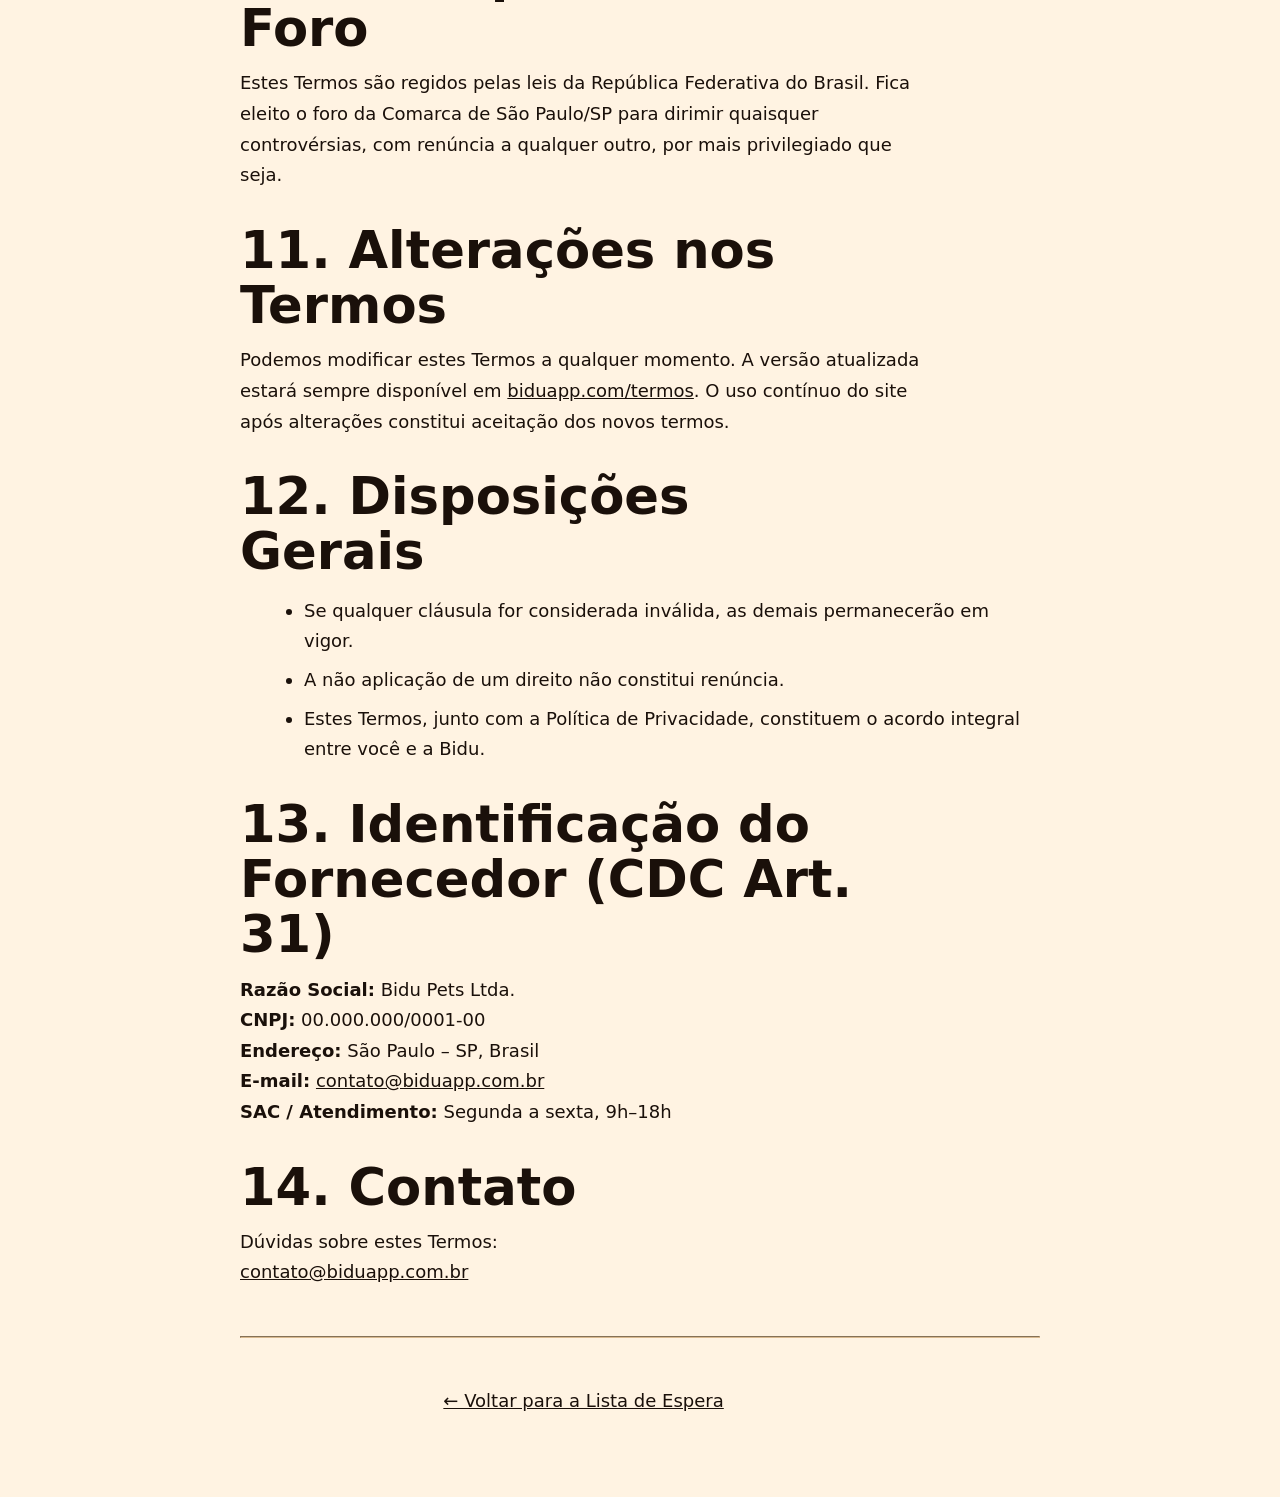
<file: termos.html>
<!DOCTYPE html>
<html lang="pt-BR">
<head>
    <meta charset="utf-8">
    <meta name="viewport" content="width=device-width, initial-scale=1">
    <title>Termos de Uso – Bidu</title>
    <link rel="stylesheet" href="style.css">
    <style>
        .legal-content { max-width: 800px; margin: 0 auto; line-height: 1.7; }
        .legal-content h1 { margin-bottom: 0.5rem; }
        .legal-content h2 { margin-top: 2rem; margin-bottom: 0.75rem; }
        .legal-content h3 { margin-top: 1.5rem; margin-bottom: 0.5rem; }
        .legal-content p { margin-bottom: 1rem; }
        .legal-content ul { margin: 1rem 0 1rem 1.5rem; }
        .legal-content li { margin-bottom: 0.5rem; }
        .meta { color: var(--muted); font-size: 0.9rem; margin-bottom: 2rem; }
    </style>
</head>
<body>
    <main class="wrap legal-content" style="padding: 4rem 0;">
        <h1>Termos de Uso</h1>
        <p class="meta">Última atualização: 22 de novembro de 2026 | Versão 1.0</p>

        <p>Bem-vindo ao site do <strong>Bidu</strong>, operado pela <strong>Bidu Pets Ltda.</strong> ("Bidu", "nós", "nosso"). Ao acessar ou utilizar este site, você ("Usuário", "você", "seu") concorda com estes Termos de Uso. Se não concordar, não utilize o site.</p>

        <h2>1. Objeto do Site</h2>
        <p>Este site tem como objetivo apresentar o aplicativo <strong>Bidu</strong> — um serviço de passeios para pets com acompanhamento em tempo real — e permitir que interessados se cadastrem em uma lista de espera para receber novidades e acesso antecipado.</p>
        <p><strong>O Bidu não é um serviço de intermediação ativo neste momento.</strong> Estamos em fase de validação e desenvolvimento. O cadastro na lista de espera <strong>não garante</strong> acesso imediato ao serviço, nem constitui contrato de prestação de serviços.</p>

        <h2>2. Cadastro na Lista de Espera</h2>
        <ul>
            <li>O cadastro é <strong>gratuito</strong> e voluntário.</li>
            <li>Ao se cadastrar, você nos autoriza a enviar comunicações sobre o Bidu (e-mail/WhatsApp).</li>
            <li>Você é responsável pela veracidade dos dados informados.</li>
            <li>Podemos limitar a quantidade de cadastros ou encerrar a lista a qualquer momento.</li>
        </ul>

        <h2>3. Comunicações e Cancelamento</h2>
        <p>Ao se cadastrar, você concorda em receber e-mails e mensagens de WhatsApp da Bidu. Você pode cancelar (opt-out) a qualquer momento:</p>
        <ul>
            <li>Clicando em "Descadastrar" no rodapé dos e-mails.</li>
            <li>Respondendo "SAIR" no WhatsApp.</li>
            <li>Enviando e-mail para <a href="mailto:contato@biduapp.com.br">contato@biduapp.com.br</a>.</li>
        </ul>

        <h2>4. Propriedade Intelectual</h2>
        <p>Todo o conteúdo deste site (textos, imagens, logotipos, código, design) é de propriedade exclusiva da Bidu Pets Ltda. ou licenciado para nós. É proibida a reprodução, distribuição ou modificação sem autorização prévia por escrito.</p>

        <h2>5. Uso Permitido e Proibido</h2>
        <p>Você concorda em <strong>não</strong>:</p>
        <ul>
            <li>Utilizar o site para fins ilegais ou não autorizados.</li>
            <li>Tentar acessar áreas restritas, interferir na segurança ou testar vulnerabilidades.</li>
            <li>Enviar spam, vírus, ou qualquer código malicioso.</li>
            <li>Coletar dados de outros usuários sem consentimento.</li>
            <li>Utilizar robôs, scrapers ou ferramentas automatizadas para extrair conteúdo.</li>
        </ul>

        <h2>6. Links para Terceiros</h2>
        <p>Nosso site pode conter links para sites de terceiros (ex: WhatsApp, Facebook, Google Fonts). Não controlamos esses sites e não somos responsáveis por suas práticas de privacidade ou conteúdo. Recomendamos ler as políticas deles.</p>

        <h2>7. Isenção de Responsabilidade</h2>
        <ul>
            <li>O site é fornecido "como está" e "conforme disponível", sem garantias de qualquer tipo.</li>
            <li>Não garantimos que o site estará sempre disponível, livre de erros ou vírus.</li>
            <li>Não nos responsabilizamos por danos diretos, indiretos, incidentais ou consequentes decorrentes do uso ou impossibilidade de uso do site.</li>
            <li>O serviço Bidu (passeios) será regido por <strong>termos específicos de prestação de serviços</strong> quando lançado.</li>
        </ul>

        <h2>8. Limitação de Responsabilidade</h2>
        <p>Na máxima extensão permitida por lei, a responsabilidade total da Bidu por quaisquer danos não excederá o valor que você nos pagou (que, para a lista de espera, é zero).</p>

        <h2>9. Indenização</h2>
        <p>Você concorda em indenizar e isentar a Bidu, seus diretores, funcionários e parceiros de quaisquer reivindicações, perdas, danos ou despesas (incluindo honorários advocatícios) decorrentes do seu uso indevido do site ou violação destes Termos.</p>

        <h2>10. Lei Aplicável e Foro</h2>
        <p>Estes Termos são regidos pelas leis da República Federativa do Brasil. Fica eleito o foro da Comarca de São Paulo/SP para dirimir quaisquer controvérsias, com renúncia a qualquer outro, por mais privilegiado que seja.</p>

        <h2>11. Alterações nos Termos</h2>
        <p>Podemos modificar estes Termos a qualquer momento. A versão atualizada estará sempre disponível em <a href="termos.html">biduapp.com/termos</a>. O uso contínuo do site após alterações constitui aceitação dos novos termos.</p>

        <h2>12. Disposições Gerais</h2>
        <ul>
            <li>Se qualquer cláusula for considerada inválida, as demais permanecerão em vigor.</li>
            <li>A não aplicação de um direito não constitui renúncia.</li>
            <li>Estes Termos, junto com a Política de Privacidade, constituem o acordo integral entre você e a Bidu.</li>
        </ul>

        <h2>13. Identificação do Fornecedor (CDC Art. 31)</h2>
        <p><strong>Razão Social:</strong> Bidu Pets Ltda.<br>
        <strong>CNPJ:</strong> 00.000.000/0001-00<br>
        <strong>Endereço:</strong> São Paulo – SP, Brasil<br>
        <strong>E-mail:</strong> <a href="mailto:contato@biduapp.com.br">contato@biduapp.com.br</a><br>
        <strong>SAC / Atendimento:</strong> Segunda a sexta, 9h–18h</p>

        <h2>14. Contato</h2>
        <p>Dúvidas sobre estes Termos:<br>
        <a href="mailto:contato@biduapp.com.br">contato@biduapp.com.br</a></p>

        <hr style="margin: 3rem 0; border-color: var(--line);">
        <p style="text-align: center;"><a href="lista.html">← Voltar para a Lista de Espera</a></p>
    </main>
</body>
</html>
</file>
<file: style.css>
/* Bidu: estilos do site promocional (index.html) */

:root {
  --ink: #1A100A;
  --brown: #4A2A14;
  --orange: #F08A2E;
  --cream: #FFF3E2;
  --bg: #FFF3E2;
  --text: #1A100A;
  --muted: #5C4636;
  --surface: #F3DDBF;
  --accent: #B24A12;
  --line: #D9B98F;
  box-sizing: border-box;
  padding-top: env(safe-area-inset-top,0px);
  padding-bottom: env(safe-area-inset-bottom,0px);
}

@media (prefers-color-scheme:dark) {
  :root:not([data-theme="light"]) {
    --bg: #1A100A;
    --text: #FFF3E2;
    --muted: #D9C3A5;
    --surface: #2A1A10;
    --accent: #F4A25A;
    --line: #4A2A14;
    color-scheme: dark;
  }
}

:root[data-theme="dark"] {
  --bg: #1A100A;
  --text: #FFF3E2;
  --muted: #D9C3A5;
  --surface: #2A1A10;
  --accent: #F4A25A;
  --line: #4A2A14;
  color-scheme: dark;
}

html {
  scroll-padding-top: env(safe-area-inset-top,0px);
  scroll-behavior: smooth;
}

*,
*::before,
*::after {
  box-sizing: border-box;
}

body {
  margin: 0;
  background: var(--bg);
  color: var(--text);
  font: 400 1.125rem/1.6 Figtree,system-ui,sans-serif;
}

h1,
h2,
h3 {
  font-family: 'Bricolage Grotesque',Figtree,system-ui,sans-serif;
  line-height: 1.08;
  margin: 0;
}

h2 {
  font-size: clamp(2rem,4.5vw,3.2rem);
  font-weight: 800;
  max-width: 18ch;
}

p {
  margin: 0;
  max-width: 60ch;
}

a {
  color: inherit;
}

.wrap {
  width: min(1120px,100% - 2.5rem);
  margin-inline: auto;
}

section {
  padding: clamp(4rem,9vw,7rem) 0;
}

.btn {
  display: inline-flex;
  align-items: center;
  min-height: 48px;
  padding: .8rem 1.6rem;
  border-radius: 999px;
  background: var(--orange);
  color: var(--ink);
  font-weight: 600;
  text-decoration: none;
  border: 2px solid var(--orange);
}

.btn.ghost {
  background: transparent;
  color: inherit;
  border-color: currentColor;
}

.btn:hover {
  filter: brightness(1.08);
}

:focus-visible {
  outline: 3px solid var(--orange);
  outline-offset: 3px;
}

.hero {
  background: var(--ink);
  color: var(--cream);
  padding-top: 1.5rem;
  overflow: hidden;
}

.top {
  display: flex;
  align-items: center;
  justify-content: space-between;
  gap: 1rem;
  margin-bottom: clamp(2rem,6vw,4rem);
}

.brand {
  display: flex;
  align-items: center;
  gap: .75rem;
  font: 800 1.6rem 'Bricolage Grotesque',sans-serif;
  text-decoration: none;
}

.brand img {
  width: 52px;
  height: 53px;
}

.top nav {
  display: flex;
  gap: 1.5rem;
  font-size: 1rem;
}

.top nav a {
  text-decoration: none;
  opacity: .85;
}

.heroGrid {
  display: grid;
  grid-template-columns: 1.05fr .95fr;
  gap: 2rem;
  align-items: center;
}

.hero h1 {
  font-size: clamp(2.7rem,6.4vw,5.2rem);
  font-weight: 800;
  letter-spacing: -.02em;
}

.hero p.lead {
  font-size: 1.3rem;
  margin: 1.5rem 0 2rem;
  color: #E9D6BD;
}

.cta {
  display: flex;
  flex-wrap: wrap;
  gap: .9rem;
}

.route {
  position: relative;
}

@keyframes drawPath {
  from { stroke-dashoffset: 1000; }
  to { stroke-dashoffset: 0; }
}

@keyframes flowDashes {
  from { stroke-dashoffset: 40; }
  to { stroke-dashoffset: 0; }
}

.route svg {
  width: 100%;
  height: auto;
  display: block;
}

.route #rt {
  stroke-dasharray: 4 16;
  stroke-dashoffset: 0;
  animation: flowDashes 2s linear infinite;
}

.tracker {
  position: absolute;
  right: 0;
  bottom: 2%;
  background: var(--brown);
  border-left: 5px solid var(--orange);
  padding: .8rem 1.1rem;
  font-size: 1rem;
  line-height: 1.4;
  border-radius: 6px;
}

.tracker b {
  display: block;
  font-size: 1.05rem;
}

.steps {
  display: grid;
  grid-template-columns: 1fr 1.3fr;
  gap: 3rem;
  align-items: start;
}

ol {
  list-style: none;
  margin: 0;
  padding: 0 0 0 2.2rem;
  border-left: 3px dashed var(--orange);
}

ol li {
  position: relative;
  padding-bottom: 2.2rem;
}

ol li:last-child {
  padding-bottom: 0;
}

ol li::before {
  counter-increment: s;
  content: counter(s);
  position: absolute;
  left: calc(-2.2rem - 19px);
  top: 0;
  width: 36px;
  height: 36px;
  border-radius: 50%;
  background: var(--orange);
  color: var(--ink);
  font: 800 1.1rem/36px 'Bricolage Grotesque',sans-serif;
  text-align: center;
}

ol {
  counter-reset: s;
}

h3 {
  font-size: 1.45rem;
  font-weight: 700;
  margin-bottom: .3rem;
}

li p,
.rows p {
  color: var(--muted);
}

.proof {
  background: var(--surface);
}

.proof .big {
  font: 800 clamp(1.7rem,3.6vw,2.7rem)/1.15 'Bricolage Grotesque',sans-serif;
  max-width: 24ch;
  margin-bottom: 3rem;
}

.rows {
  display: grid;
  grid-template-columns: 1fr 1fr;
  gap: 0 3rem;
}

.rows div {
  padding: 1.3rem 0;
  border-top: 2px solid var(--line);
}

.rank {
  display: grid;
  grid-template-columns: 1fr 1.2fr;
  gap: 3rem;
  align-items: end;
}

.rank p.sub {
  margin-top: 1.2rem;
  color: var(--muted);
}

.ladders {
  display: grid;
  grid-template-columns: 1fr 1fr;
  gap: 2rem;
}

.ladders h3 {
  font-size: 1.1rem;
  margin-bottom: .8rem;
}

.stairs {
  display: flex;
  align-items: flex-end;
  gap: 12px;
  height: 190px;
}


.stairs span {
  flex: 1;
  display: flex;
  align-items: flex-end;
  padding: .4rem;
  font-size: .95rem;
  font-weight: 600;
  line-height: 1.2;
  background: var(--orange);
  color: var(--ink);
  border-radius: 6px 6px 0 0;
  transform-origin: bottom;
  transform: scaleY(0);
  transition: transform 0.8s cubic-bezier(0.16, 1, 0.3, 1);
}

.stairs.animate-in span {
  transform: scaleY(1);
}

.stairs span:nth-child(1) { height: 30%; background: #F7C089; transition-delay: 0.1s; }
.stairs span:nth-child(2) { height: 52%; background: #F4A25A; transition-delay: 0.2s; }
.stairs span:nth-child(3) { height: 76%; transition-delay: 0.3s; }
.stairs span:nth-child(4) { height: 100%; background: var(--accent); color: var(--cream); transition-delay: 0.4s; flex: 1.3; }

.band {
  background: var(--brown);
  color: var(--cream);
}

.band .btn.ghost {
  color: var(--cream);
}

.band p {
  margin: 1.2rem 0 2rem;
  color: #EBD9C2;
}

details {
  border-top: 2px solid var(--line);
  padding: 1.1rem 0;
}

details:last-of-type {
  border-bottom: 2px solid var(--line);
}

summary {
  cursor: pointer;
  font-weight: 600;
  font-size: 1.2rem;
}

details p {
  margin-top: .7rem;
  color: var(--muted);
}

.faq {
  display: grid;
  grid-template-columns: 1fr 1.4fr;
  gap: 3rem;
}

footer {
  background: var(--ink);
  color: var(--cream);
  padding: 4rem 0 3rem;
}

footer h2 {
  max-width: 20ch;
  margin-bottom: 1.5rem;
}

footer .small {
  margin-top: 3rem;
  font-size: .95rem;
  color: #D9C3A5;
}

#listaMsg {
  color: #E9D6BD;
}

[hidden] {
  display: none!important;
}

@media (max-width:820px) {
  .top nav {
    display: none;
  }
  .heroGrid,
  .steps,
  .rank,
  .faq,
  .rows,
  .ladders {
    grid-template-columns: 1fr;
  }
  .rows {
    gap: 0;
  }
  .route {
    max-width: 440px;
  }
}

@media (prefers-reduced-motion:reduce) {
  html {
    scroll-behavior: auto;
  }
}

/* Só vale se ANIMATE_EVEN_IF_REDUCED = false no script.js */
.no-motion .route #rt {
  animation: none;
}

.no-motion .stairs span {
  transition: none;
  transform: none;
}

/* Cookie banner */
#cookie-banner {
  position: fixed;
  bottom: 1.5rem;
  left: 50%;
  translate: -50% 0;
  width: min(560px, 100% - 2rem);
  background: var(--brown);
  color: var(--cream);
  border-radius: 12px;
  padding: 1.2rem 1.5rem;
  display: flex;
  align-items: center;
  gap: 1.2rem;
  flex-wrap: wrap;
  box-shadow: 0 8px 32px #0005;
  z-index: 999;
  font-size: 1rem;
}

#cookie-banner p {
  flex: 1;
  min-width: 200px;
  margin: 0;
  color: #EBD9C2;
  font-size: .95rem;
}

#cookie-banner a {
  color: var(--orange);
}

#cookie-banner .cookie-actions {
  display: flex;
  gap: .6rem;
  flex-wrap: wrap;
}

#cookie-banner .btn {
  white-space: nowrap;
  font-size: .95rem;
  padding: .6rem 1.3rem;
  min-height: 40px;
  color: var(--ink);
  background: var(--orange);
  cursor: pointer;
}

#cookie-banner .btn.ghost {
  background: transparent;
  color: var(--cream);
  border-color: var(--cream);
}

button.btn {
  font: inherit;
  font-weight: 600;
  cursor: pointer;
}

.motion-toggle {
  position: absolute;
  left: 0;
  top: 0;
  z-index: 1;
  min-height: 40px;
  padding: .4rem 1rem;
  font-size: .9rem;
}

.route.paused #rt {
  animation-play-state: paused;
}
</file>
<file: lista.css>
/* Bidu: estilos da lista de espera (lista.html) */

:root {
  --ink: #1A100A;
  --brown: #4A2A14;
  --orange: #F08A2E;
  --cream: #FFF3E2;
  --sand: #E9D6BD;
  color-scheme: dark;
  box-sizing: border-box;
  padding-top: env(safe-area-inset-top,0px);
  padding-bottom: env(safe-area-inset-bottom,0px);
}

html {
  scroll-padding-top: env(safe-area-inset-top,0px);
}

*,
*::before,
*::after {
  box-sizing: border-box;
}

body {
  margin: 0;
  min-height: 100vh;
  background: var(--ink);
  color: var(--cream);
  font: 400 1.125rem/1.6 Figtree,system-ui,sans-serif;
}

.wrap {
  width: min(760px,100% - 2.5rem);
  margin-inline: auto;
  padding: 1.5rem 0 4rem;
}

.brand {
  display: inline-flex;
  align-items: center;
  gap: .75rem;
  font: 800 1.6rem 'Bricolage Grotesque',sans-serif;
  color: inherit;
  text-decoration: none;
  margin-bottom: clamp(2.5rem,8vw,5rem);
}

.brand img {
  width: 52px;
  height: 53px;
}

h1 {
  font: 800 clamp(2.4rem,6.5vw,4.2rem)/1.05 'Bricolage Grotesque',sans-serif;
  letter-spacing: -.02em;
  margin: 0 0 1.2rem;
  max-width: 14ch;
}

p {
  margin: 0;
  max-width: 52ch;
  color: var(--sand);
}

.count {
  display: flex;
  align-items: baseline;
  gap: 1rem;
  flex-wrap: wrap;
  margin: 3rem 0 .5rem;
}

.count .n {
  font: 800 clamp(5rem,20vw,9rem)/1 'Bricolage Grotesque',sans-serif;
  color: var(--orange);
  font-variant-numeric: tabular-nums;
}

.count .l {
  font-size: 1.3rem;
  color: var(--cream);
}

.track {
  position: relative;
  height: 48px;
  margin: 1rem 0 .6rem;
}

.track::before {
  content: "";
  position: absolute;
  left: 0;
  right: 0;
  top: 50%;
  border-top: 4px dashed #6B4A30;
}

.track .done {
  position: absolute;
  left: 0;
  top: 50%;
  height: 0;
  border-top: 4px dashed var(--orange);
  width: 0;
}

.track img {
  position: absolute;
  top: 0;
  left: 0;
  width: 44px;
  height: 45px;
  transform: translateX(-50%);
}

.goal {
  font-size: 1rem;
  display: flex;
  justify-content: space-between;
  max-width: none;
}

.actions {
  display: flex;
  flex-wrap: wrap;
  gap: .9rem;
  margin-top: 2.5rem;
}

.btn {
  display: inline-flex;
  align-items: center;
  min-height: 48px;
  padding: .8rem 1.6rem;
  border-radius: 999px;
  background: var(--orange);
  color: var(--ink);
  font-weight: 600;
  text-decoration: none;
  border: 2px solid var(--orange);
  cursor: pointer;
}

.btn.ghost {
  background: transparent;
  color: var(--cream);
  border-color: var(--cream);
}

.btn:hover {
  filter: brightness(1.08);
}

.form-card {
  background: #2A1A10;
  border: 2px solid var(--brown);
  border-radius: 16px;
  padding: 2rem;
  margin-top: 1.5rem;
}

.form-card h2 {
  font-family: 'Bricolage Grotesque', sans-serif;
  font-size: 1.8rem;
  margin-bottom: 0.5rem;
  color: var(--cream);
}

.lead-form {
  margin-top: 1.5rem;
  display: flex;
  flex-direction: column;
  gap: 1.2rem;
}

.field {
  display: flex;
  flex-direction: column;
  gap: 0.4rem;
}

.field label {
  font-size: 0.95rem;
  font-weight: 600;
  color: var(--sand);
}

.field input, .field select {
  padding: 0.8rem 1rem;
  border-radius: 8px;
  border: 1px solid var(--brown);
  background: var(--ink);
  color: var(--cream);
  font-size: 1rem;
  font-family: inherit;
}

.field input:focus, .field select:focus {
  outline: 2px solid var(--orange);
}

.form-actions {
  display: flex;
  flex-wrap: wrap;
  gap: 1rem;
  margin-top: 1rem;
}

.consent {
  display: flex;
  align-items: flex-start;
  gap: .7rem;
  font-size: .95rem;
  color: var(--sand);
}

.consent input {
  width: 22px;
  height: 22px;
  margin-top: .15rem;
  flex: none;
  accent-color: var(--orange);
}

.consent a {
  color: var(--cream);
}

.success-box {
  background: #1e3a2f;
  border: 2px solid #2b7a5e;
  padding: 1.5rem;
  border-radius: 12px;
  text-align: center;
  margin-top: 1.5rem;
}

.success-box h3 {
  color: #6ee7b7;
  margin-bottom: 0.5rem;
  font-family: 'Bricolage Grotesque', sans-serif;
}

.back {
  margin-top: 3.5rem;
  font-size: 1rem;
}

.back a {
  color: var(--cream);
}

:focus-visible {
  outline: 3px solid var(--orange);
  outline-offset: 3px;
}

.sr {
  position: absolute;
  width: 1px;
  height: 1px;
  overflow: hidden;
  clip: rect(0 0 0 0);
  white-space: nowrap;
}

[hidden] {
  display: none!important;
}

/* Cookie banner */
#cookie-banner {
  position: fixed;
  bottom: 1.5rem;
  left: 50%;
  translate: -50% 0;
  width: min(560px, 100% - 2rem);
  background: var(--brown);
  color: var(--cream);
  border-radius: 12px;
  padding: 1.2rem 1.5rem;
  display: flex;
  align-items: center;
  gap: 1.2rem;
  flex-wrap: wrap;
  box-shadow: 0 8px 32px #0005;
  z-index: 999;
  font-size: 1rem;
}

#cookie-banner p {
  flex: 1;
  min-width: 200px;
  margin: 0;
  color: #EBD9C2;
  font-size: .95rem;
}

#cookie-banner a {
  color: var(--orange);
}

#cookie-banner .cookie-actions {
  display: flex;
  gap: .6rem;
  flex-wrap: wrap;
}

#cookie-banner .btn {
  white-space: nowrap;
  font-size: .95rem;
  padding: .6rem 1.3rem;
  min-height: 40px;
  color: var(--ink);
  background: var(--orange);
  cursor: pointer;
}

#cookie-banner .btn.ghost {
  background: transparent;
  color: var(--cream);
  border-color: var(--cream);
}

button.btn {
  font: inherit;
  font-weight: 600;
  cursor: pointer;
}
</file>
